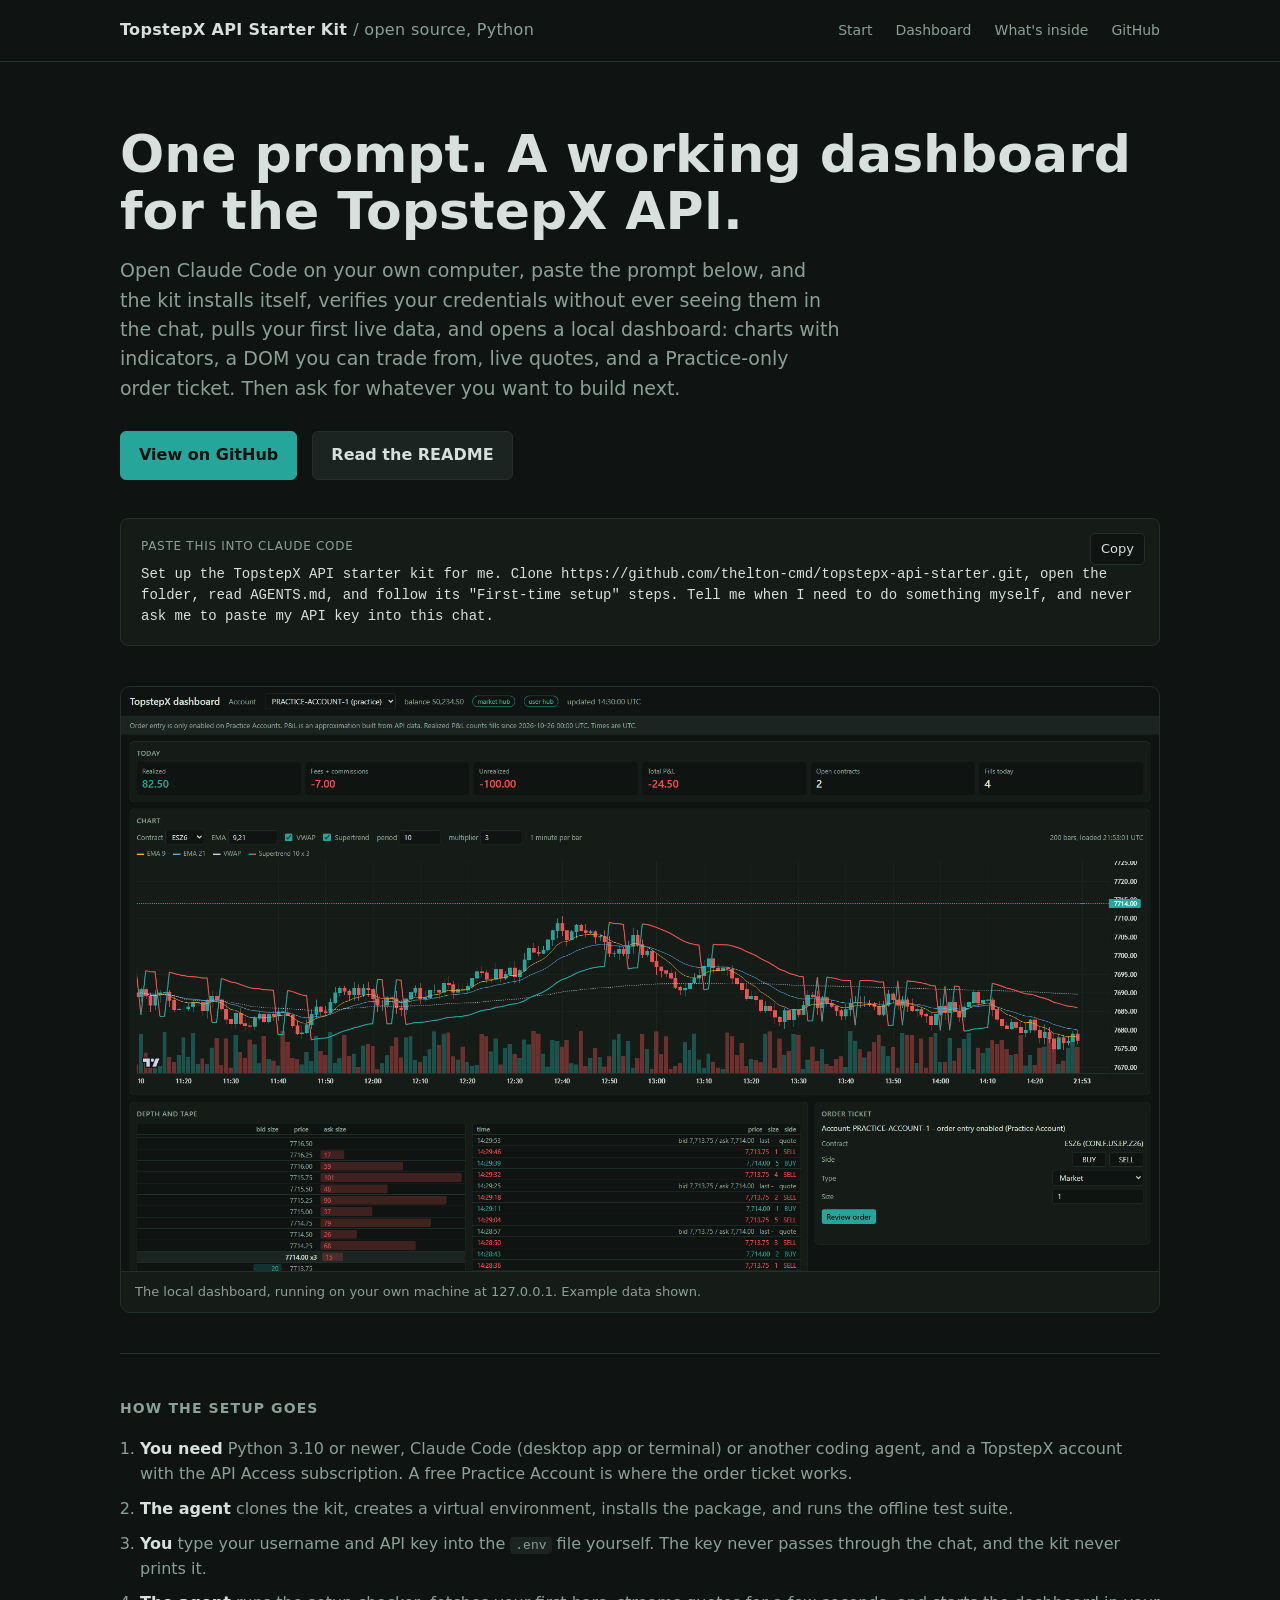
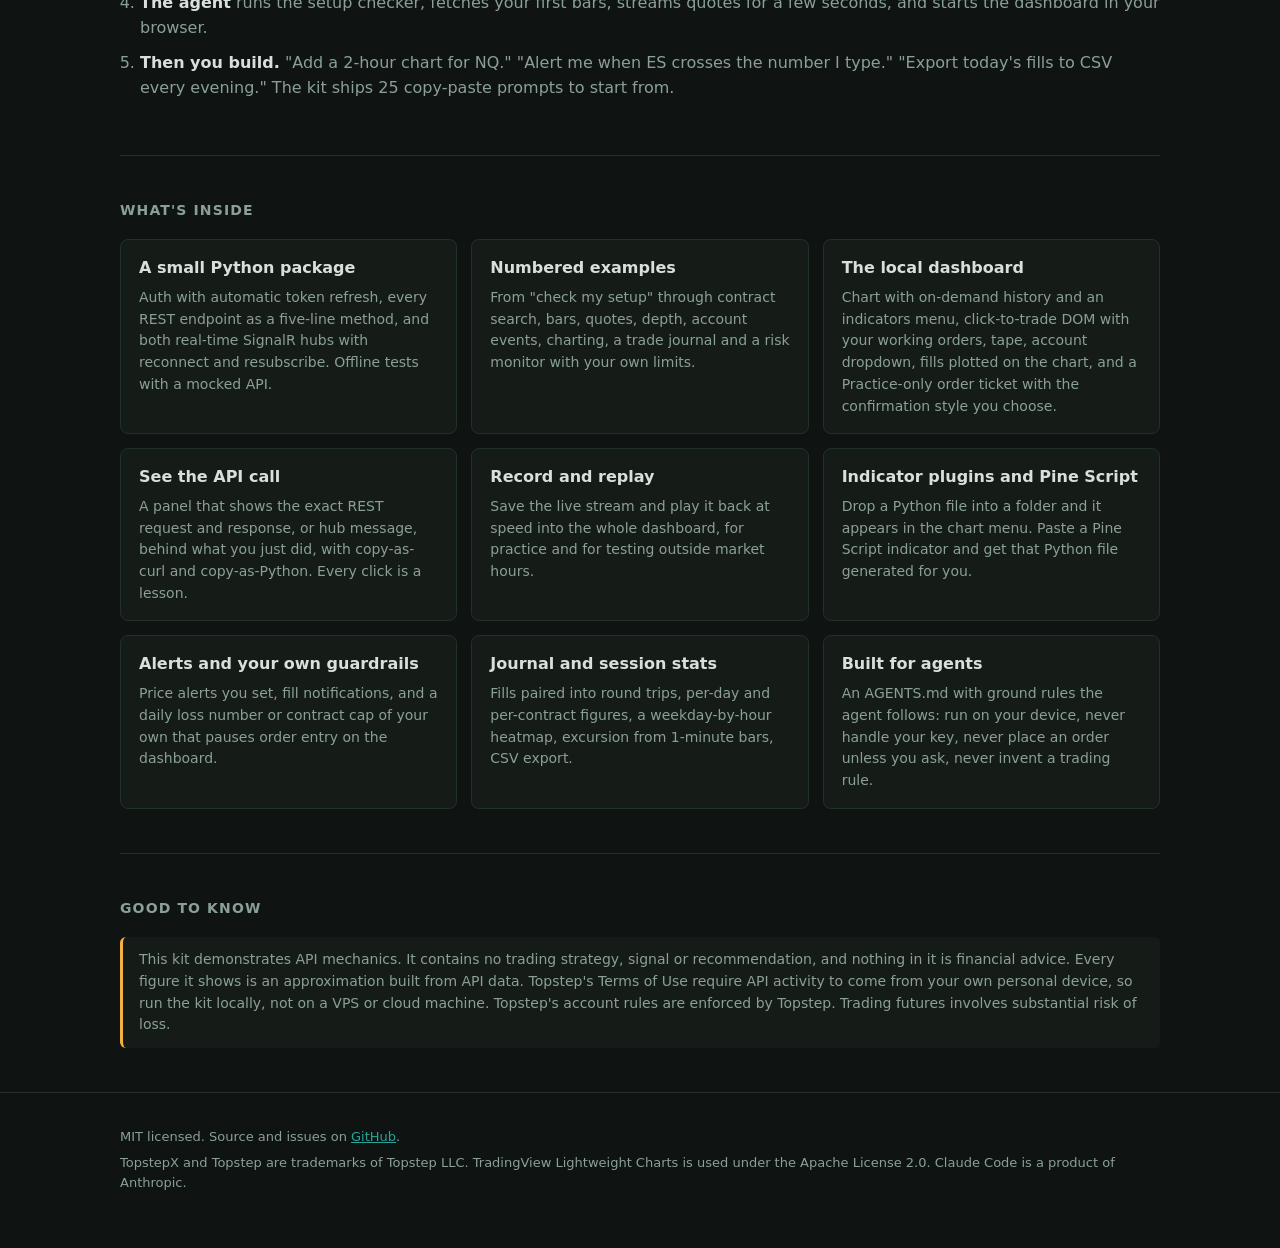
<file: landing/index.html>
<!doctype html>
<html lang="en">
<head>
<meta charset="utf-8">
<meta name="viewport" content="width=device-width, initial-scale=1">
<title>TopstepX API Starter Kit</title>
<meta name="description" content="An open-source Python starter kit for the TopstepX API: one prompt in Claude Code gives you a working local dashboard, live market data, charting, a DOM and a Practice-only order ticket.">
<meta property="og:title" content="TopstepX API Starter Kit">
<meta property="og:description" content="One prompt. A working local dashboard for the TopstepX API, built in Python, open source.">
<meta property="og:type" content="website">
<style>
  :root {
    --bg: #0f1412; --panel: #151c18; --panel-2: #1b2420; --line: #22302a;
    --text: #d7e0dc; --muted: #8aa096; --up: #26a69a; --down: #ef5350; --warn: #f5b041;
  }
  * { box-sizing: border-box; }
  html, body { margin: 0; background: var(--bg); color: var(--text); font: 16px/1.55 system-ui, -apple-system, "Segoe UI", Roboto, sans-serif; }
  a { color: var(--up); }
  .wrap { max-width: 1080px; margin: 0 auto; padding: 0 20px; }
  header { padding: 18px 0; border-bottom: 1px solid var(--line); }
  header .wrap { display: flex; align-items: center; justify-content: space-between; gap: 16px; flex-wrap: wrap; }
  .brand { font-weight: 700; letter-spacing: 0.02em; }
  .brand span { color: var(--muted); font-weight: 400; }
  nav a { color: var(--muted); text-decoration: none; margin-left: 18px; font-size: 14px; }
  nav a:hover { color: var(--text); }
  .hero { padding: 64px 0 40px; }
  .hero h1 { font-size: clamp(32px, 5vw, 52px); line-height: 1.1; margin: 0 0 16px; }
  .hero p.lead { font-size: 19px; color: var(--muted); max-width: 720px; margin: 0 0 28px; }
  .btn { display: inline-block; padding: 11px 18px; border-radius: 6px; font-weight: 600; text-decoration: none; border: 1px solid var(--line); color: var(--text); background: var(--panel-2); margin-right: 10px; margin-bottom: 10px; }
  .btn.primary { background: var(--up); border-color: var(--up); color: #06110e; }
  .btn:hover { border-color: var(--muted); }
  .prompt { background: var(--panel); border: 1px solid var(--line); border-radius: 8px; padding: 18px 20px; margin: 28px 0 0; position: relative; }
  .prompt .label { font-size: 12px; text-transform: uppercase; letter-spacing: 0.06em; color: var(--muted); margin-bottom: 8px; }
  .prompt pre { margin: 0; white-space: pre-wrap; word-break: break-word; font: 14px/1.5 ui-monospace, Consolas, "SFMono-Regular", Menlo, monospace; color: var(--text); }
  .prompt button { position: absolute; top: 14px; right: 14px; font: inherit; font-size: 13px; padding: 5px 10px; border-radius: 5px; border: 1px solid var(--line); background: var(--bg); color: var(--text); cursor: pointer; }
  .prompt button:hover { border-color: var(--muted); }
  .shot { margin: 40px 0 0; border: 1px solid var(--line); border-radius: 10px; overflow: hidden; background: var(--panel); }
  .shot img { display: block; width: 100%; height: auto; }
  .shot figcaption { padding: 10px 14px; font-size: 13px; color: var(--muted); border-top: 1px solid var(--line); }
  section { padding: 44px 0; border-top: 1px solid var(--line); }
  h2 { font-size: 14px; text-transform: uppercase; letter-spacing: 0.08em; color: var(--muted); margin: 0 0 18px; }
  .grid { display: grid; grid-template-columns: repeat(auto-fit, minmax(260px, 1fr)); gap: 14px; }
  .card { background: var(--panel); border: 1px solid var(--line); border-radius: 8px; padding: 16px 18px; }
  .card h3 { margin: 0 0 6px; font-size: 16px; }
  .card p { margin: 0; color: var(--muted); font-size: 14px; }
  ol.steps { margin: 0; padding-left: 20px; color: var(--muted); }
  ol.steps li { margin-bottom: 10px; }
  ol.steps b { color: var(--text); }
  code { font: 13px ui-monospace, Consolas, Menlo, monospace; background: var(--panel-2); padding: 1px 5px; border-radius: 4px; }
  .note { background: var(--panel); border-left: 3px solid var(--warn); border-radius: 6px; padding: 12px 16px; color: var(--muted); font-size: 14px; }
  footer { padding: 28px 0 48px; border-top: 1px solid var(--line); color: var(--muted); font-size: 13px; }
  footer p { margin: 6px 0; }
  @media (max-width: 640px) { .hero { padding: 40px 0 28px; } nav a { margin-left: 12px; } }
</style>
</head>
<body>
<header>
  <div class="wrap">
    <div class="brand">TopstepX API Starter Kit <span>/ open source, Python</span></div>
    <nav>
      <a href="#start">Start</a>
      <a href="#dashboard">Dashboard</a>
      <a href="#inside">What's inside</a>
      <a href="https://github.com/thelton-cmd/topstepx-api-starter">GitHub</a>
    </nav>
  </div>
</header>

<main class="wrap">
  <div class="hero" id="start">
    <h1>One prompt. A working dashboard for the TopstepX API.</h1>
    <p class="lead">Open Claude Code on your own computer, paste the prompt below, and the kit installs itself, verifies your credentials without ever seeing them in the chat, pulls your first live data, and opens a local dashboard: charts with indicators, a DOM you can trade from, live quotes, and a Practice-only order ticket. Then ask for whatever you want to build next.</p>
    <a class="btn primary" href="https://github.com/thelton-cmd/topstepx-api-starter">View on GitHub</a>
    <a class="btn" href="https://github.com/thelton-cmd/topstepx-api-starter#readme">Read the README</a>

    <div class="prompt">
      <div class="label">Paste this into Claude Code</div>
      <pre id="prompt-text">Set up the TopstepX API starter kit for me. Clone https://github.com/thelton-cmd/topstepx-api-starter.git, open the folder, read AGENTS.md, and follow its "First-time setup" steps. Tell me when I need to do something myself, and never ask me to paste my API key into this chat.</pre>
      <button type="button" id="copy">Copy</button>
    </div>

    <figure class="shot" id="dashboard">
      <img src="dashboard.png" alt="The local dashboard: candlestick chart with EMA, VWAP and Supertrend overlays, a depth-of-market ladder, a tick tape and a Practice-only order ticket." width="1600" height="1000">
      <figcaption>The local dashboard, running on your own machine at 127.0.0.1. Example data shown.</figcaption>
    </figure>
  </div>

  <section>
    <h2>How the setup goes</h2>
    <ol class="steps">
      <li><b>You need</b> Python 3.10 or newer, Claude Code (desktop app or terminal) or another coding agent, and a TopstepX account with the API Access subscription. A free Practice Account is where the order ticket works.</li>
      <li><b>The agent</b> clones the kit, creates a virtual environment, installs the package, and runs the offline test suite.</li>
      <li><b>You</b> type your username and API key into the <code>.env</code> file yourself. The key never passes through the chat, and the kit never prints it.</li>
      <li><b>The agent</b> runs the setup checker, fetches your first bars, streams quotes for a few seconds, and starts the dashboard in your browser.</li>
      <li><b>Then you build.</b> "Add a 2-hour chart for NQ." "Alert me when ES crosses the number I type." "Export today's fills to CSV every evening." The kit ships 25 copy-paste prompts to start from.</li>
    </ol>
  </section>

  <section id="inside">
    <h2>What's inside</h2>
    <div class="grid">
      <div class="card"><h3>A small Python package</h3><p>Auth with automatic token refresh, every REST endpoint as a five-line method, and both real-time SignalR hubs with reconnect and resubscribe. Offline tests with a mocked API.</p></div>
      <div class="card"><h3>Numbered examples</h3><p>From "check my setup" through contract search, bars, quotes, depth, account events, charting, a trade journal and a risk monitor with your own limits.</p></div>
      <div class="card"><h3>The local dashboard</h3><p>Chart with on-demand history and an indicators menu, click-to-trade DOM with your working orders, tape, account dropdown, fills plotted on the chart, and a Practice-only order ticket with the confirmation style you choose.</p></div>
      <div class="card"><h3>See the API call</h3><p>A panel that shows the exact REST request and response, or hub message, behind what you just did, with copy-as-curl and copy-as-Python. Every click is a lesson.</p></div>
      <div class="card"><h3>Record and replay</h3><p>Save the live stream and play it back at speed into the whole dashboard, for practice and for testing outside market hours.</p></div>
      <div class="card"><h3>Indicator plugins and Pine Script</h3><p>Drop a Python file into a folder and it appears in the chart menu. Paste a Pine Script indicator and get that Python file generated for you.</p></div>
      <div class="card"><h3>Alerts and your own guardrails</h3><p>Price alerts you set, fill notifications, and a daily loss number or contract cap of your own that pauses order entry on the dashboard.</p></div>
      <div class="card"><h3>Journal and session stats</h3><p>Fills paired into round trips, per-day and per-contract figures, a weekday-by-hour heatmap, excursion from 1-minute bars, CSV export.</p></div>
      <div class="card"><h3>Built for agents</h3><p>An AGENTS.md with ground rules the agent follows: run on your device, never handle your key, never place an order unless you ask, never invent a trading rule.</p></div>
    </div>
  </section>

  <section>
    <h2>Good to know</h2>
    <div class="note">
      This kit demonstrates API mechanics. It contains no trading strategy, signal or recommendation, and nothing in it is financial advice. Every figure it shows is an approximation built from API data. Topstep's Terms of Use require API activity to come from your own personal device, so run the kit locally, not on a VPS or cloud machine. Topstep's account rules are enforced by Topstep. Trading futures involves substantial risk of loss.
    </div>
  </section>
</main>

<footer>
  <div class="wrap">
    <p>MIT licensed. Source and issues on <a href="https://github.com/thelton-cmd/topstepx-api-starter">GitHub</a>.</p>
    <p>TopstepX and Topstep are trademarks of Topstep LLC. TradingView Lightweight Charts is used under the Apache License 2.0. Claude Code is a product of Anthropic.</p>
  </div>
</footer>

<script>
  document.getElementById("copy").addEventListener("click", async () => {
    const text = document.getElementById("prompt-text").textContent;
    const btn = document.getElementById("copy");
    try { await navigator.clipboard.writeText(text); btn.textContent = "Copied"; }
    catch (err) { const r = document.createRange(); r.selectNodeContents(document.getElementById("prompt-text")); const s = getSelection(); s.removeAllRanges(); s.addRange(r); btn.textContent = "Select and copy"; }
    setTimeout(() => { btn.textContent = "Copy"; }, 2000);
  });
</script>
</body>
</html>
</file>
